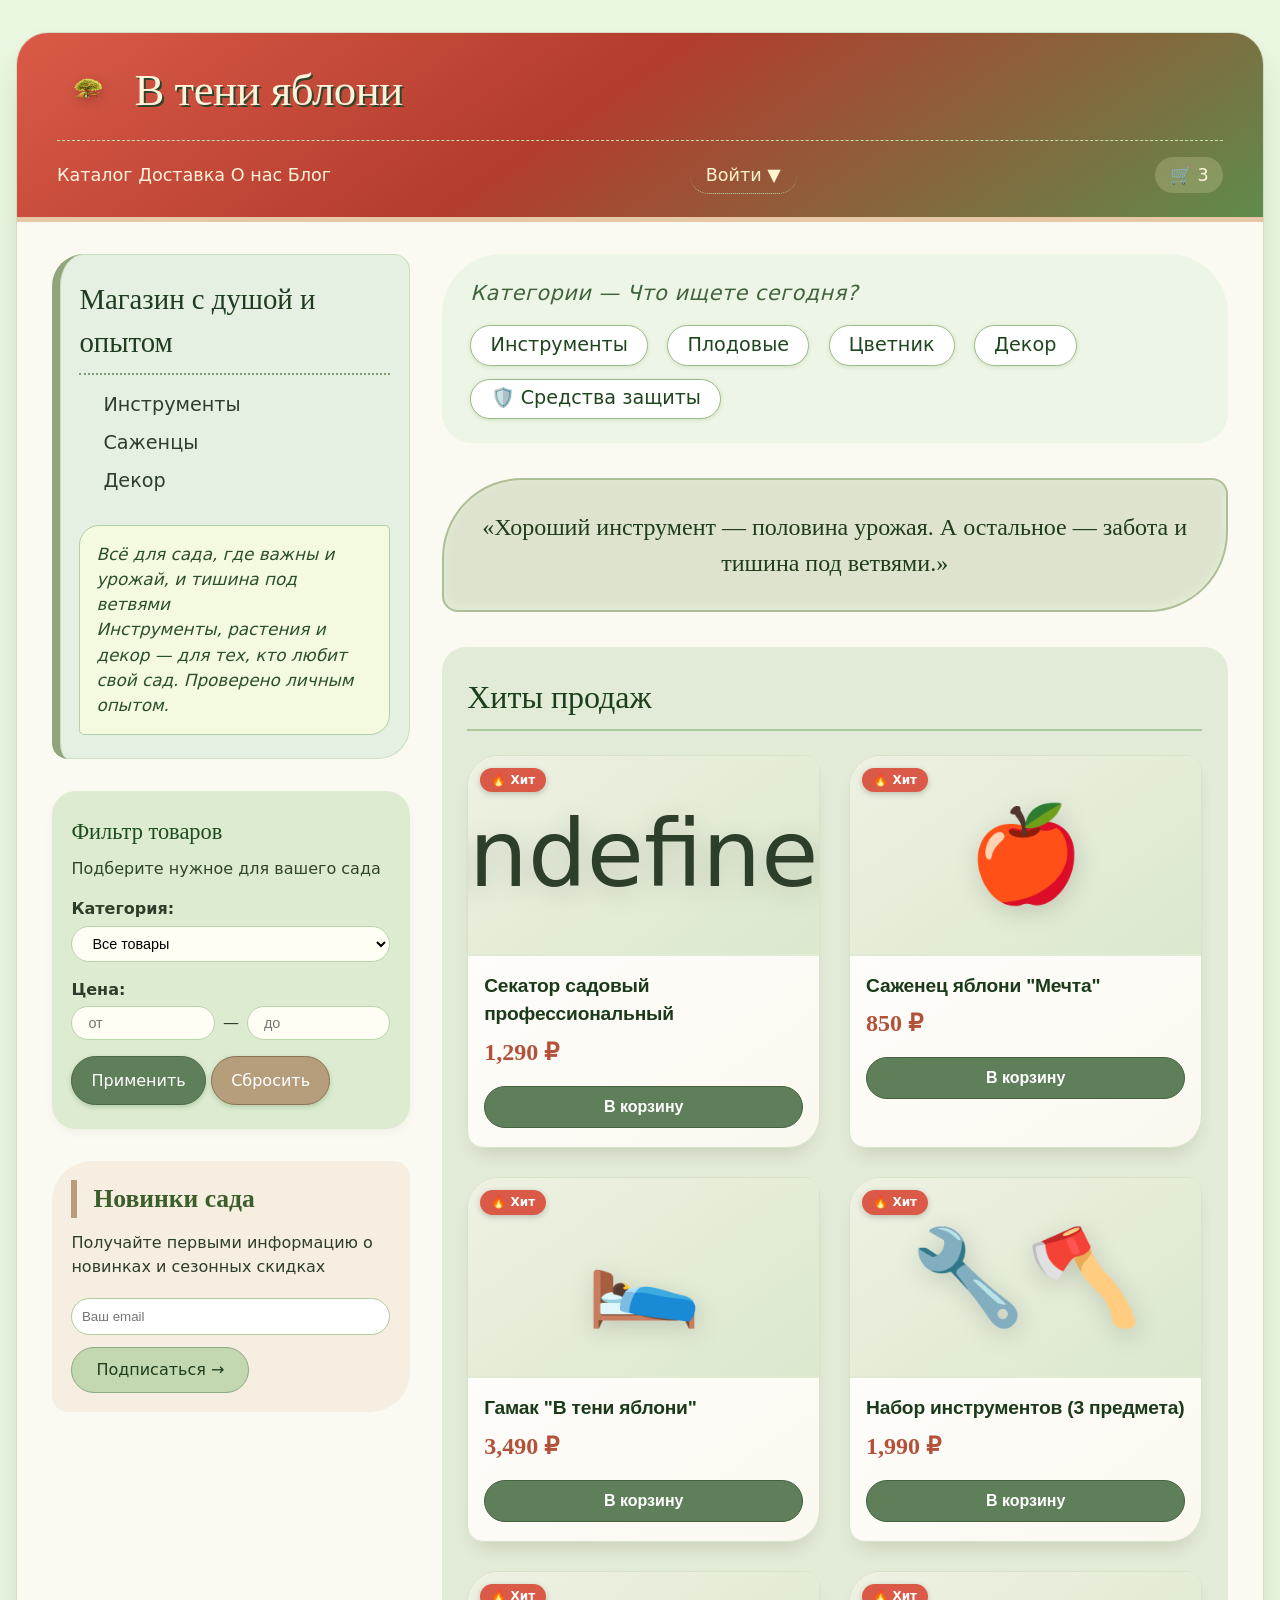
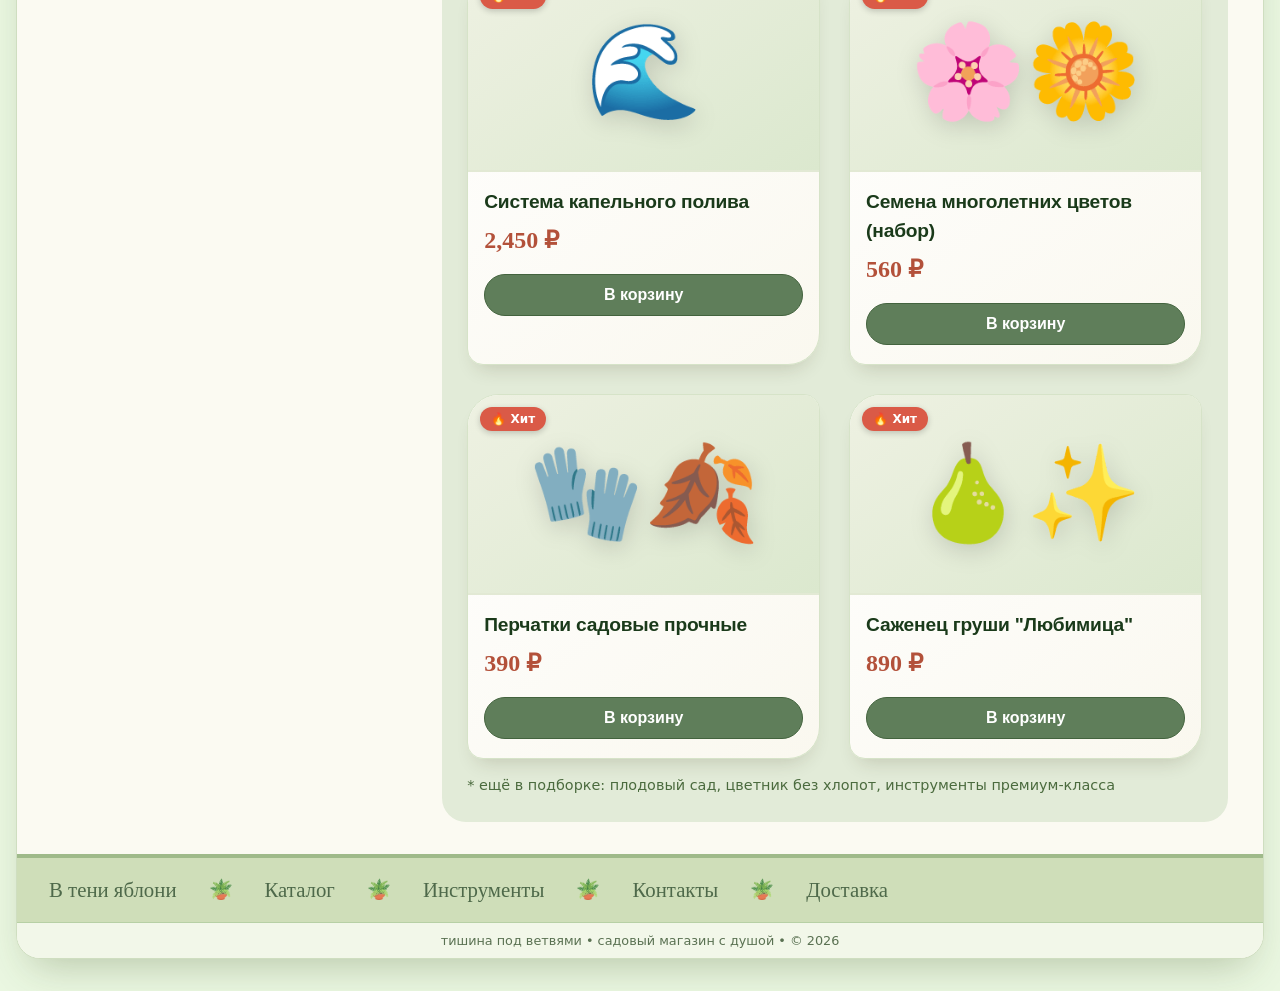
<file: index.html>
<!DOCTYPE html>
<html lang="ru">
<head>
    <meta charset="UTF-8">
    <meta name="viewport" content="width=device-width, initial-scale=1.0, user-scalable=yes">
    <title>В тени яблони — Магазин для садоводов</title>
    <link rel="stylesheet" href="css/global.css">
    <link rel="stylesheet" href="css/main.css">
    
</head>
<body>
    <div class="page">
        <header class="site-header">
            <div class="header-content">
                <div class="logo">
                    <img src="images/12394f18-c27b-4ba2-b420-5de34e70000b-no-bg-preview (carve.photos).png" alt="Логотип В тени яблони" class="logo-image" onerror="this.src='https://placehold.co/55x55/e2e9d4/5f7e5a?text=🍎';">
                    <h1>В тени яблони</h1>
                </div>
                
                <div class="header-meta">
                    <div class="header-nav">
                        <span style="cursor:pointer;">Каталог</span>
                        <span style="cursor:pointer;">Доставка</span>
                        <span style="cursor:pointer;">О нас</span>
                        <span style="cursor:pointer;">Блог</span>
                    </div>
                   
                    <div class="dropdown">
                        <a href="#" class="dropbtn" onclick="return false;">Войти ▼</a>
                        <div class="dropdown-content">
                            <a href="#" onclick="openModal('register'); return false;">Регистрация</a>
                            <a href="#" onclick="openModal('login'); return false;">Вход</a>
                            <a href="#" onclick="openModal('profile'); return false;">Личный кабинет</a>
                        </div>
                    </div>
                    
                    <div class="cart-icon" id="cartIcon">
                        🛒 <span class="cart-count" id="cartCountDisplay">3</span>
                    </div>
                </div>
            </div>
        </header>

        <div class="content-grid">
            <aside class="sidebar">
                <div class="soul-gardening">
                    <h2>Магазин с душой и опытом</h2>
                    <ul>
                        <li> Инструменты</li>
                        <li> Саженцы</li>
                        <li> Декор</li>
                    </ul>
                    <div class="gardening-quote">
                        Всё для сада, где важны и урожай, и тишина под ветвями<br>
                        Инструменты, растения и декор — для тех, кто любит свой сад. Проверено личным опытом.
                    </div>
                </div>

                <div class="search-block">
                    <h3>Фильтр товаров</h3>
                    <p>Подберите нужное для вашего сада</p>
                    
                    <div class="filter-section">
                        <label>Категория:</label>
                        <select class="filter-select" id="categoryFilter">
                            <option value="all">Все товары</option>
                            <option value="Инструменты">Инструменты</option>
                            <option value="Саженцы">Саженцы</option>
                            <option value="Семена">Семена</option>
                            <option value="Декор">Декор</option>
                            <option value="Полив">Полив</option>
                        </select>
                    </div>
                    
                    <div class="filter-section">
                        <label>Цена:</label>
                        <div class="price-range">
                            <input type="number" placeholder="от" id="priceMin" class="price-input"> 
                            <span>—</span> 
                            <input type="number" placeholder="до" id="priceMax" class="price-input">
                        </div>
                    </div>
                    
                    <div class="filter-actions">
                        <span class="search-btn" id="applyFilterBtn">Применить</span>
                        <span class="search-btn" id="resetFilterBtn">Сбросить</span>
                    </div>
                </div>

                <div class="letters">
                    <h3>Новинки сада</h3>
                    <p>Получайте первыми информацию о новинках и сезонных скидках</p>
                    <div class="subscribe-form">
                        <input type="email" placeholder="Ваш email" class="subscribe-input" id="subscribeEmail" style="padding:0.6rem; border-radius:40px; border:1px solid #b0ca9c; width:100%; margin-bottom:0.8rem;">
                        <a href="#" class="text-link" id="subscribeBtn">Подписаться →</a>
                    </div>
                </div>
            </aside>
            
            <main class="main-content">
                <div class="section-tabs">
                    <p>Категории — Что ищете сегодня?</p>
                    <ul class="tab-list">
                        <li data-cat="Инструменты"> Инструменты</li>
                        <li data-cat="Саженцы"> Плодовые</li>
                        <li data-cat="Семена"> Цветник</li>
                        <li data-cat="Декор"> Декор</li>
                        <li data-cat="Средства защиты">🛡️ Средства защиты</li>
                    </ul>
                </div>

                <div class="quote-block">
                    «Хороший инструмент — половина урожая. А остальное — забота и тишина под ветвями.»
                </div>

              
                <div class="recommend">
                    <h3> Хиты продаж</h3>
                    <div class="product-cards" id="productsContainer">
                   
                    </div>
                    <div class="small-note">* ещё в подборке: плодовый сад, цветник без хлопот, инструменты премиум-класса</div>
                </div>
            </main>
        </div>

        <div class="footer-meta-links">
            <span>В тени яблони</span>
            <span>Каталог</span>
            <span>Инструменты</span>
            <span>Контакты</span>
            <span>Доставка</span>
        </div>

        <div class="footer-bottom">
            тишина под ветвями • садовый магазин с душой • © 2026
        </div>
    </div>

    <!-- модальные окна -->
    <div id="registerModal" class="modal">
        <div class="modal-content">
            <span class="close" onclick="closeModal('register')">&times;</span>
            <h2 class="modal-title">Регистрация</h2>
            <form class="modal-form" onsubmit="handleRegister(event)">
                <div class="form-group"><label>Имя:</label><input type="text" id="reg-name" required></div>
                <div class="form-group"><label>Email:</label><input type="email" id="reg-email" required></div>
                <div class="form-group"><label>Пароль:</label><input type="password" id="reg-password" required></div>
                <div class="form-group"><label>Подтвердите пароль:</label><input type="password" id="reg-confirm" required></div>
                <button type="submit" class="modal-btn">Зарегистрироваться</button>
            </form>
            <p class="modal-switch">Уже есть аккаунт? <a href="#" onclick="switchModal('login'); return false;">Войти</a></p>
        </div>
    </div>
    <div id="loginModal" class="modal">
        <div class="modal-content">
            <span class="close" onclick="closeModal('login')">&times;</span>
            <h2 class="modal-title">Вход в аккаунт</h2>
            <form class="modal-form" onsubmit="handleLogin(event)">
                <div class="form-group"><label>Email:</label><input type="email" id="login-email" required></div>
                <div class="form-group"><label>Пароль:</label><input type="password" id="login-password" required></div>
                <button type="submit" class="modal-btn">Войти</button>
            </form>
            <p class="modal-switch">Нет аккаунта? <a href="#" onclick="switchModal('register'); return false;">Зарегистрироваться</a></p>
        </div>
    </div>
    <div id="profileModal" class="modal">
        <div class="modal-content">
            <span class="close" onclick="closeModal('profile')">&times;</span>
            <h2 class="modal-title">Личный кабинет</h2>
            <div class="profile-info">
                <p>Вы вошли как: <strong id="profileUserName">Садовод-любитель</strong></p>
                <p>Ваши заказы:</p>
                <ul class="profile-notes" id="profileOrdersList">
                    <li>Заказ №234 — Секатор</li>
                    <li>Заказ №231 — Саженцы яблони — доставлен</li>
                    <li>Заказ №228 — Гамак — ожидает получения</li>
                </ul>
                <button class="modal-btn" onclick="logout()">Выйти</button>
            </div>
        </div>
    </div>

    <script>
       
        const productsData = [
    
    { 
        id: 1, 
        name: "Секатор садовый профессиональный", 
        price: 1290, 
        category: "Инструменты", 
        imgSrc: "padded_image.jpg",  // исправлено имя поля
        bgHint: "секатор" 
    },
    { 
        id: 2, 
        name: "Саженец яблони \"Мечта\"", 
        price: 850, 
        category: "Саженцы", 
        imgSrc: null,  // нет фото
        emoji: "🍎", 
        bgHint: "яблоня" 
    },
    { 
        id: 3, 
        name: "Гамак \"В тени яблони\"", 
        price: 3490, 
        category: "Декор", 
        imgSrc: null, 
        emoji: "🛌", 
        bgHint: "гамак" 
    },
    { 
        id: 4, 
        name: "Набор инструментов (3 предмета)", 
        price: 1990, 
        category: "Инструменты", 
        imgSrc: null, 
        emoji: "🔧🪓", 
        bgHint: "инструменты" 
    },
    { 
        id: 5, 
        name: "Система капельного полива", 
        price: 2450, 
        category: "Полив", 
        imgSrc: null, 
        emoji: "🌊", 
        bgHint: "полив" 
    },
    { 
        id: 6, 
        name: "Семена многолетних цветов (набор)", 
        price: 560, 
        category: "Семена", 
        imgSrc: null, 
        emoji: "🌸🌼", 
        bgHint: "цветы" 
    },
    { 
        id: 7, 
        name: "Перчатки садовые прочные", 
        price: 390, 
        category: "Инструменты", 
        imgSrc: null, 
        emoji: "🧤🍂", 
        bgHint: "перчатки" 
    },
    { 
        id: 8, 
        name: "Саженец груши \"Любимица\"", 
        price: 890, 
        category: "Саженцы", 
        imgSrc: null, 
        emoji: "🍐✨", 
        bgHint: "груша" 
    }
];
        

        let cartItemsCount = 3;  // начальное значение корзины (как в макете)
        let currentUser = null;   // для демо: null — не авторизован

        function updateCartCounterUI() {
            const cartSpan = document.getElementById('cartCountDisplay');
            if(cartSpan) cartSpan.innerText = cartItemsCount;
        }

        function showToast(message) {
            const toast = document.createElement('div');
            toast.className = 'toast-msg';
            toast.innerText = message;
            document.body.appendChild(toast);
            setTimeout(() => { if(toast.parentNode) toast.remove(); }, 2000);
        }

        // Рендер товаров с поддержкой фильтрации (категория + цена)
        function renderProducts() {
            const container = document.getElementById('productsContainer');
            if(!container) return;
            let category = document.getElementById('categoryFilter')?.value || 'all';
            let priceMin = parseFloat(document.getElementById('priceMin')?.value) || 0;
            let priceMax = parseFloat(document.getElementById('priceMax')?.value) || Infinity;
            
            let filtered = productsData.filter(p => {
                if(category !== 'all' && p.category !== category) return false;
                if(p.price < priceMin) return false;
                if(p.price > priceMax) return false;
                return true;
            });
            
            if(filtered.length === 0) {
                container.innerHTML = `<div style="grid-column:1/-1; text-align:center; padding:2rem;">🌿 Товаров не найдено. Попробуйте изменить фильтры 🌿</div>`;
                return;
            }
            
            container.innerHTML = filtered.map(product => {
                // Создаём уникальный стиль для фото: большая эмодзи-картинка + градиент
                // Можно добавить background с имитацией текстур
                return `
                    <div class="product-card" data-id="${product.id}" data-name="${product.name}" data-price="${product.price}">
                        <div class="hot-badge">🔥 Хит</div>
                        <div class="product-image" style="background: linear-gradient(145deg, #eef1e2, #dbe8ce); display: flex; align-items: center; justify-content: center;">
                            <div class="img-emoji" style="font-size: 5.8rem;">${product.emoji}</div>
                        </div>
                        <div class="product-title">${product.name}</div>
                        <div class="product-price">${product.price.toLocaleString()} ₽</div>
                        <button class="add-to-cart-btn" data-id="${product.id}">В корзину</button>
                    </div>
                `;
            }).join('');
            
            // Перепривязываем события кнопок "В корзину"
            document.querySelectorAll('.add-to-cart-btn').forEach(btn => {
                btn.removeEventListener('click', handleAddToCart);
                btn.addEventListener('click', handleAddToCart);
            });
        }
        
        function handleAddToCart(event) {
            event.stopPropagation();
            const btn = event.currentTarget;
            const card = btn.closest('.product-card');
            const productName = card?.dataset?.name || 'товар';
            cartItemsCount++;
            updateCartCounterUI();
            showToast(`🍏 ${productName} добавлен в корзину!`);
        }
        
        // Фильтр и сброс
        function applyFilters() {
            renderProducts();
            showToast('Фильтр применён 🌟');
        }
        function resetFilters() {
            const catFilter = document.getElementById('categoryFilter');
            if(catFilter) catFilter.value = 'all';
            const priceMinInp = document.getElementById('priceMin');
            const priceMaxInp = document.getElementById('priceMax');
            if(priceMinInp) priceMinInp.value = '';
            if(priceMaxInp) priceMaxInp.value = '';
            renderProducts();
            showToast('Фильтры сброшены');
        }
        
        function subscribeNewsletter() {
            const emailInput = document.getElementById('subscribeEmail');
            const email = emailInput?.value.trim();
            if(!email || !email.includes('@')) {
                alert('Пожалуйста, введите корректный email для подписки');
                return;
            }
            alert(`🌱 Спасибо, ${email}! Вы подписаны на новинки сада.`);
            emailInput.value = '';
        }
        
     
        function openModal(modalType) {
            const modal = document.getElementById(modalType + 'Modal');
            if(modal) modal.style.display = 'block';
            document.body.style.overflow = 'hidden';
        }
        function closeModal(modalType) {
            const modal = document.getElementById(modalType + 'Modal');
            if(modal) modal.style.display = 'none';
            document.body.style.overflow = 'auto';
        }
        function switchModal(fromType, toType) {
            closeModal(fromType);
            openModal(toType);
        }
        window.onclick = function(event) {
            if (event.target.classList.contains('modal')) {
                event.target.style.display = 'none';
                document.body.style.overflow = 'auto';
            }
        }
        function handleRegister(e) {
            e.preventDefault();
            const pass = document.getElementById('reg-password').value;
            const confirm = document.getElementById('reg-confirm').value;
            if(pass !== confirm) { alert('Пароли не совпадают!'); return; }
            const name = document.getElementById('reg-name').value;
            alert(`Регистрация успешна! Добро пожаловать, ${name || 'садовод'} 🌳`);
            closeModal('register');
        
            currentUser = { name: name || 'Садовод' };
        }
        function handleLogin(e) {
            e.preventDefault();
            const email = document.getElementById('login-email').value;
            alert(`Вы успешно вошли как ${email} 🌸`);
            currentUser = { name: email.split('@')[0] };
            closeModal('login');
        }
        function logout() {
            if(confirm('Выйти из аккаунта?')) {
                currentUser = null;
                alert('Вы вышли из профиля. До встречи в саду!');
                closeModal('profile');
            }
        }
       
        function updateProfileModalContent() {
            const profileNameSpan = document.getElementById('profileUserName');
            if(profileNameSpan) {
                profileNameSpan.innerText = currentUser ? currentUser.name : 'Гость';
            }
        }
        
        const originalOpenModal = openModal;
        window.openModal = function(modalType) {
            if(modalType === 'profile') {
                if(!currentUser) {
                    alert('Пожалуйста, войдите или зарегистрируйтесь, чтобы увидеть личный кабинет.');
                    closeModal('profile');
                    openModal('login');
                    return;
                }
                updateProfileModalContent();
            }
            originalOpenModal(modalType);
        };
        
      
        document.addEventListener('keydown', function(e) {
            if (e.key === 'Escape') {
                const modals = document.querySelectorAll('.modal');
                modals.forEach(modal => { if (modal.style.display === 'block') { modal.style.display = 'none'; document.body.style.overflow = 'auto'; } });
            }
        });
        
 
        document.addEventListener('DOMContentLoaded', function() {
            renderProducts();
            updateCartCounterUI();
            
            const applyBtn = document.getElementById('applyFilterBtn');
            const resetBtn = document.getElementById('resetFilterBtn');
            if(applyBtn) applyBtn.addEventListener('click', applyFilters);
            if(resetBtn) resetBtn.addEventListener('click', resetFilters);
            
            const subscribeBtn = document.getElementById('subscribeBtn');
            if(subscribeBtn) subscribeBtn.addEventListener('click', function(e) { e.preventDefault(); subscribeNewsletter(); });
            
          
            const tabItems = document.querySelectorAll('.tab-list li');
            tabItems.forEach(tab => {
                tab.addEventListener('click', function() {
                    let cat = this.getAttribute('data-cat');
                    if(cat) {
                        const categorySelect = document.getElementById('categoryFilter');
                        if(categorySelect) categorySelect.value = cat;
                        applyFilters();
                    }
                });
            });
            
            
            const cartIconDiv = document.getElementById('cartIcon');
            if(cartIconDiv) cartIconDiv.addEventListener('click', () => showToast(`В корзине ${cartItemsCount} товаров`));
        });
    </script>
</body>
</html>
</file>
<file: css/global.css>
* {
    margin: 0;
    padding: 0;
    box-sizing: border-box;
}

body {
    background-color: #eaf7e1;
    font-family: 'Segoe UI', 'Roboto', system-ui, -apple-system, sans-serif;
    line-height: 1.5;
    color: #2d3e2b;
    padding: 2rem 1rem;
}

.page {
    max-width: 1300px;
    margin: 0 auto;
    background-color: #fefef7;
    box-shadow: 0 20px 40px -15px rgba(60, 80, 30, 0.3);
    border-radius: 32px 32px 24px 24px;
    overflow: hidden;
    border: 1px solid #cfdec0;
}

.site-header {
    background: linear-gradient(145deg, #da5a47 0%, #b33c2e 45%, #5f8b4b 100%);
    padding: 1.5rem 2.5rem;
    color: #fff3db;
    border-bottom: 5px solid #e6c8a6;
}

.header-content {
    display: flex;
    flex-direction: column;
    gap: 1rem;
}

.logo {
    display: flex;
    align-items: center;
    gap: 0;
}

.logo-image {
    height: 55px;
    width: auto;
    filter: drop-shadow(2px 4px 6px rgba(0, 0, 0, 0.2));
    margin-right: -5px;
    position: relative;
    z-index: 2;
}

.site-header h1 {
    font-size: 2.8rem;
    font-weight: 400;
    letter-spacing: -0.5px;
    text-shadow: 2px 2px 0 #2d452a;
    font-family: 'Times New Roman', 'Georgia', serif;
    margin: 0;
    position: relative;
    z-index: 1;
}

.header-meta {
    display: flex;
    flex-wrap: wrap;
    justify-content: space-between;
    align-items: center;
    font-size: 1.1rem;
    border-top: 1px dashed #c0dcaa;
    padding-top: 1rem;
}


.dropdown {
    position: relative;
    display: inline-block;
}

.dropbtn {
    color: #fef5cf;
    text-decoration: none;
    border-bottom: 1px dotted #b6d7a8;
    font-weight: 400;
    cursor: pointer;
    padding: 0.5rem 1rem;
    border-radius: 20px;
    transition: all 0.3s ease;
}

.dropbtn:hover {
    border-bottom: 2px solid #ffefb0;
    background: rgba(255, 255, 255, 0.1);
}

.dropdown-content {
    display: none;
    position: absolute;
    right: 0;
    top: 100%;
    background: #fff3db;
    min-width: 180px;
    box-shadow: 0 8px 16px rgba(0, 0, 0, 0.2);
    border-radius: 12px;
    z-index: 1000;
    margin-top: 0.5rem;
    border: 2px solid #b7d0a5;
    overflow: hidden;
}

.dropdown-content a {
    color: #2d3e2b;
    padding: 0.8rem 1.2rem;
    text-decoration: none;
    display: block;
    font-size: 1rem;
    border-bottom: 1px solid #e0e9d5;
    transition: background 0.2s ease;
}

.dropdown-content a:last-child {
    border-bottom: none;
}

.dropdown-content a:hover {
    background: #c3d7b0;
    color: #1a3f1a;
}

.dropdown:hover .dropdown-content {
    display: block;
    animation: fadeIn 0.3s ease;
}

@keyframes fadeIn {
    from {
        opacity: 0;
        transform: translateY(-10px);
    }
    to {
        opacity: 1;
        transform: translateY(0);
    }
}

/* Остальные стили остаются без изменений */
.content-grid {
    display: grid;
    grid-template-columns: 1fr 2.2fr;
    gap: 2rem;
    padding: 2rem 2.2rem;
    background: #fbfaf2;
}

.sidebar {
    display: flex;
    flex-direction: column;
    gap: 2rem;
}

.soul-gardening {
    background: #e5efe2;
    padding: 1.5rem 1.2rem;
    border-radius: 32px 16px 32px 16px;
    border-left: 8px solid #8fa57b;
    box-shadow: inset 0 0 0 1px #cddfc0;
}

.soul-gardening h2 {
    font-size: 1.8rem;
    font-weight: 400;
    border-bottom: 2px dotted #7f9f71;
    padding-bottom: 0.5rem;
    margin-bottom: 1rem;
    color: #1e3d1e;
    font-family: 'Georgia', serif;
}

.soul-gardening ul {
    list-style: none;
}

.soul-gardening li {
    margin-bottom: 0.6rem;
    font-size: 1.2rem;
    padding-left: 1.5rem;
    position: relative;
}

.gardening-quote {
    margin-top: 1.8rem;
    font-style: italic;
    background: #f4fae0;
    padding: 1rem;
    border-radius: 20px 5px 20px 5px;
    border: 1px solid #b2cfa5;
    color: #2b4f2b;
    font-size: 1.05rem;
}

.search-block {
    background: #ddebd0;
    border-radius: 24px;
    padding: 1.5rem 1.2rem;
    box-shadow: 0 4px 8px rgba(0,0,0,0.04);
}

.search-block h3 {
    font-size: 1.4rem;
    font-weight: 500;
    color: #1d4d1d;
    margin-bottom: 0.5rem;
    font-family: 'Georgia', serif;
}

.search-block p {
    margin-bottom: 1rem;
    color: #2e4629;
}

.search-actions {
    display: flex;
    flex-wrap: wrap;
    gap: 0.8rem;
}

.search-btn {
    background: #5f7e5a;
    border: none;
    color: white;
    padding: 0.7rem 1.2rem;
    border-radius: 40px;
    font-size: 1rem;
    cursor: default;
    display: inline-block;
    border: 1px solid #4a6845;
    box-shadow: 0 2px 5px #b3cbaa;
}

.search-btn:last-child {
    background: #b69e7c;
    border-color: #8d7353;
}

.letters {
    background: #f5eee1;
    padding: 1.2rem;
    border-radius: 40px 16px 40px 16px;
}

.letters h3 {
    font-size: 1.6rem;
    font-family: 'Georgia', serif;
    color: #3b5e2b;
    border-left: 6px solid #b69e7c;
    padding-left: 1rem;
    margin-bottom: 0.8rem;
}

.letters p {
    margin-bottom: 1.2rem;
}

.text-link {
    background: #c3d7b0;
    display: inline-block;
    padding: 0.6rem 1.5rem;
    border-radius: 30px;
    color: #1e3d1e;
    text-decoration: none;
    font-weight: 500;
    border: 1px solid #90a882;
}

.main-content {
    display: flex;
    flex-direction: column;
    gap: 2.2rem;
}

.section-tabs {
    background: #edf5e6;
    border-radius: 60px 60px 30px 30px;
    padding: 1.5rem 1.8rem;
}

.section-tabs p {
    font-size: 1.3rem;
    color: #40633c;
    margin-bottom: 1rem;
    letter-spacing: 0.5px;
    font-style: italic;
}

.tab-list {
    display: flex;
    flex-wrap: wrap;
    gap: 0.8rem 1.2rem;
    list-style: none;
}

.tab-list li {
    background: white;
    padding: 0.3rem 1.2rem;
    border-radius: 40px;
    border: 1px solid #9abb89;
    font-size: 1.2rem;
    font-weight: 500;
    color: #1f451f;
    box-shadow: 0 1px 4px #d0dfc0;
}

.quote-block {
    background: #dde3ce;
    padding: 1.8rem 2rem;
    border-radius: 80px 16px 80px 16px;
    font-size: 1.5rem;
    font-family: 'Georgia', serif;
    color: #1f3d1a;
    text-align: center;
    border: 2px solid #aebf98;
    box-shadow: inset 0 -2px 10px #e5f0d6;
}

.recommend {
    background: #e2ebd8;
    border-radius: 24px;
    padding: 1.6rem;
}

.recommend h3 {
    font-size: 2rem;
    font-weight: 400;
    font-family: 'Georgia', serif;
    border-bottom: 2px solid #adc89c;
    padding-bottom: 0.5rem;
    margin-bottom: 1.5rem;
    color: #1a3f1a;
}

.article-cards {
    display: grid;
    grid-template-columns: repeat(auto-fit, minmax(160px, 1fr));
    gap: 1.2rem;
}

.card {
    background: #fcfcf3;
    border-radius: 24px 8px 24px 8px;
    padding: 1.2rem 1rem;
    box-shadow: 0 4px 8px #bccfb0;
    border: 1px solid #acc79c;
    transition: 0.2s;
    text-align: center;
    font-size: 1.2rem;
    font-weight: 500;
    color: #1b451b;
    display: flex;
    align-items: center;
    justify-content: center;
}

.card:hover {
    background: #f3faea;
    transform: translateY(-3px);
}

.footer-meta-links {
    background: #cfdeb9;
    padding: 1rem 2rem;
    font-size: 1.3rem;
    display: flex;
    flex-wrap: wrap;
    gap: 2rem;
    border-top: 4px solid #9fba8a;
    color: #2f4d2f;
    font-family: 'Georgia', serif;
}

.footer-meta-links span {
    opacity: 0.8;
    display: flex;
    align-items: center;
}

.footer-meta-links span:not(:last-child)::after {
    content: "🪴";
    margin-left: 2rem;
    color: #647d4e;
    font-size: 1.2rem;
}

.footer-bottom {
    background: #f2f7e9;
    text-align: center;
    padding: 0.5rem;
    font-size: 0.8rem;
    color: #5a7152;
    border-top: 1px solid #b7d0a5;
}

.small-note {
    font-size: 0.9rem;
    color: #4b6b3e;
    margin-top: 1rem;
}
.modal {
    display: none;
    position: fixed;
    z-index: 2000;
    left: 0;
    top: 0;
    width: 100%;
    height: 100%;
    background-color: rgba(0, 0, 0, 0.5);
    backdrop-filter: blur(5px);
    animation: modalFadeIn 0.3s ease;
}

@keyframes modalFadeIn {
    from {
        opacity: 0;
    }
    to {
        opacity: 1;
    }
}

.modal-content {
    background: linear-gradient(145deg, #fefef7, #f5f7e9);
    margin: 5% auto;
    padding: 2rem;
    border: 3px solid #b7d0a5;
    border-radius: 40px 20px 40px 20px;
    width: 90%;
    max-width: 450px;
    box-shadow: 0 20px 40px rgba(0, 0, 0, 0.3), 0 0 0 10px rgba(183, 208, 165, 0.1);
    position: relative;
    animation: modalSlideIn 0.4s ease;
}

@keyframes modalSlideIn {
    from {
        transform: translateY(-50px);
        opacity: 0;
    }
    to {
        transform: translateY(0);
        opacity: 1;
    }
}

.close {
    color: #5f7e5a;
    float: right;
    font-size: 2.5rem;
    font-weight: bold;
    cursor: pointer;
    line-height: 1;
    transition: all 0.2s ease;
    position: absolute;
    right: 1.5rem;
    top: 1rem;
}

.close:hover {
    color: #b33c2e;
    transform: scale(1.1);
}



.modal-form {
    display: flex;
    flex-direction: column;
    gap: 1.2rem;
}

.form-group {
    display: flex;
    flex-direction: column;
    gap: 0.4rem;
}

.form-group label {
    font-size: 1rem;
    color: #2d4a2d;
    font-weight: 500;
    margin-left: 0.5rem;
}



.form-group input:focus {
    outline: none;
    border-color: #5f8b4b;
    box-shadow: 0 0 0 3px rgba(95, 139, 75, 0.2);
    border-radius: 10px 30px 10px 30px;
}

.modal-btn {
    background: linear-gradient(135deg, #5f7e5a, #4a6845);
    color: white;
    padding: 1rem;
    border: none;
    border-radius: 40px 15px 40px 15px;
    font-size: 1.2rem;
    font-weight: 500;
    cursor: pointer;
    transition: all 0.2s ease;
    margin-top: 0.5rem;
    border: 2px solid #3a5535;
}

.modal-btn:hover {
    background: linear-gradient(135deg, #4a6845, #3a5535);
    transform: translateY(-2px);
    box-shadow: 0 5px 15px rgba(74, 104, 69, 0.4);
    border-radius: 15px 40px 15px 40px;
}

.modal-switch {
    text-align: center;
    margin-top: 1.2rem;
    color: #2d4a2d;
}

.modal-switch a {
    color: #b33c2e;
    text-decoration: none;
    font-weight: 600;
    border-bottom: 1px dotted #b33c2e;
}

.modal-switch a:hover {
    border-bottom: 2px solid #b33c2e;
}

/* Стили для профиля */
.profile-info {
    display: flex;
    flex-direction: column;
    gap: 1.2rem;
}

.profile-info p {
    font-size: 1.1rem;
    color: #1e3d1e;
}

.profile-notes {
    list-style: none;
    background: #e5efe2;
    padding: 1rem;
    border-radius: 20px;
    margin: 0.5rem 0;
}

.profile-notes li {
    padding: 0.5rem;
    border-bottom: 1px dashed #9abb89;
}

.profile-notes li:last-child {
    border-bottom: none;
}

       /* Дополнительные улучшения для карточек товаров и фото-блоков */
        .product-cards {
            display: grid;
            grid-template-columns: repeat(auto-fill, minmax(260px, 1fr));
            gap: 1.8rem;
            margin: 1.5rem 0 0.5rem;
        }

        .product-card {
            background: #ffffffdd;
            backdrop-filter: blur(2px);
            background: linear-gradient(145deg, #ffffff, #faf8ef);
            border-radius: 32px 16px 32px 16px;
            box-shadow: 0 12px 20px -10px rgba(60, 50, 20, 0.2);
            transition: all 0.25s ease-in-out;
            border: 1px solid #d6e3c8;
            overflow: hidden;
            display: flex;
            flex-direction: column;
        }

        .product-card:hover {
            transform: translateY(-6px);
            box-shadow: 0 20px 28px -12px #5f7e5a40;
            border-color: #b1cf9c;
        }

        /* Контейнер для изображения товара */
        .product-image {
            height: 200px;
            background-size: cover;
            background-position: center;
            background-repeat: no-repeat;
            background-color: #eef3e4;
            border-bottom: 2px solid #e2e9d4;
            position: relative;
            display: flex;
            align-items: center;
            justify-content: center;
            transition: transform 0.2s;
        }

        /* Эмодзи-иконки для товаров без реальных фото (но выглядят стильно) */
        .product-image .img-emoji {
            font-size: 5.2rem;
            filter: drop-shadow(2px 6px 12px rgba(0,0,0,0.15));
            transition: all 0.2s;
        }

        .product-card:hover .product-image .img-emoji {
            transform: scale(1.03);
        }

        /* Для фоновых изображений, если будут добавляться url */
        .product-image[data-bg] {
            background-size: cover;
            background-position: center;
        }

        .product-title {
            font-weight: 700;
            font-size: 1.2rem;
            padding: 1rem 1rem 0.3rem;
            color: #1a3a1a;
            font-family: 'Segoe UI', 'Roboto', sans-serif;
            letter-spacing: -0.2px;
        }

        .product-price {
            padding: 0 1rem;
            font-size: 1.5rem;
            font-weight: 700;
            color: #b3513a;
            font-family: 'Georgia', serif;
        }

        .add-to-cart-btn {
            margin: 1rem 1rem 1.2rem;
            background: #5f7e5a;
            border: none;
            color: white;
            padding: 0.7rem 0;
            border-radius: 60px;
            font-size: 1rem;
            font-weight: 600;
            cursor: pointer;
            transition: 0.2s;
            border: 1px solid #43633e;
            width: calc(100% - 2rem);
        }

        .add-to-cart-btn:hover {
            background: #4a6845;
            transform: scale(0.98);
            box-shadow: 0 3px 8px rgba(0,0,0,0.1);
        }

        /* Адаптивность */
        @media (max-width: 760px) {
            .content-grid {
                grid-template-columns: 1fr;
                gap: 1.5rem;
                padding: 1.5rem;
            }
            .product-cards {
                grid-template-columns: repeat(auto-fill, minmax(220px, 1fr));
            }
            .site-header h1 {
                font-size: 2rem;
            }
            .quote-block {
                font-size: 1.2rem;
            }
        }

        /* стили для фильтров (кнопки интерактив) */
        .search-btn {
            cursor: pointer;
            transition: 0.2s;
        }
        .search-btn:active {
            transform: scale(0.96);
        }
        .filter-select, .price-input {
            background: #fefef5;
            border: 1px solid #bbd4aa;
            border-radius: 40px;
            padding: 0.5rem 1rem;
            font-size: 0.9rem;
            width: 100%;
        }
        .price-range {
            display: flex;
            gap: 0.5rem;
            align-items: center;
        }
        .filter-section {
            margin-bottom: 1rem;
        }
        .filter-section label {
            font-weight: 600;
            margin-bottom: 0.3rem;
            display: block;
        }
        .cart-icon {
            cursor: pointer;
            background: rgba(255, 243, 200, 0.2);
            padding: 0.3rem 0.9rem;
            border-radius: 40px;
            transition: 0.2s;
        }
        .cart-icon:hover {
            background: #fff3db80;
        }

        /* уведомление для корзины */
        .toast-msg {
            position: fixed;
            bottom: 25px;
            left: 50%;
            transform: translateX(-50%);
            background: #2d4a2dee;
            color: #ffefcf;
            padding: 0.8rem 1.8rem;
            border-radius: 60px;
            font-weight: 500;
            z-index: 2100;
            backdrop-filter: blur(8px);
            border-left: 6px solid #e7c58f;
            font-family: monospace;
            animation: fadeOutUp 2s forwards;
            pointer-events: ;
        }

        @keyframes fadeOutUp {
            0% { opacity: 0; transform: translateX(-50%) translateY(10px);}
            15% { opacity: 1; transform: translateX(-50%) translateY(0);}
            85% { opacity: 1; transform: translateX(-50%) translateY(0);}
            100% { opacity: 0; transform: translateX(-50%) translateY(-20px); visibility: hidden;}
        }
        
        .product-card {
            position: relative;
        }
        .hot-badge {
            position: absolute;
            top: 12px;
            left: 12px;
            background: #da5a47;
            color: white;
            font-size: 0.75rem;
            font-weight: bold;
            padding: 0.2rem 0.7rem;
            border-radius: 30px;
            z-index: 5;
            box-shadow: 0 2px 6px rgba(0,0,0,0.2);
            backdrop-filter: blur(2px);
        }
</file>
<file: css/main.css>
header>button{
    width: 255px;
    height: 70px;
 }
</file>
